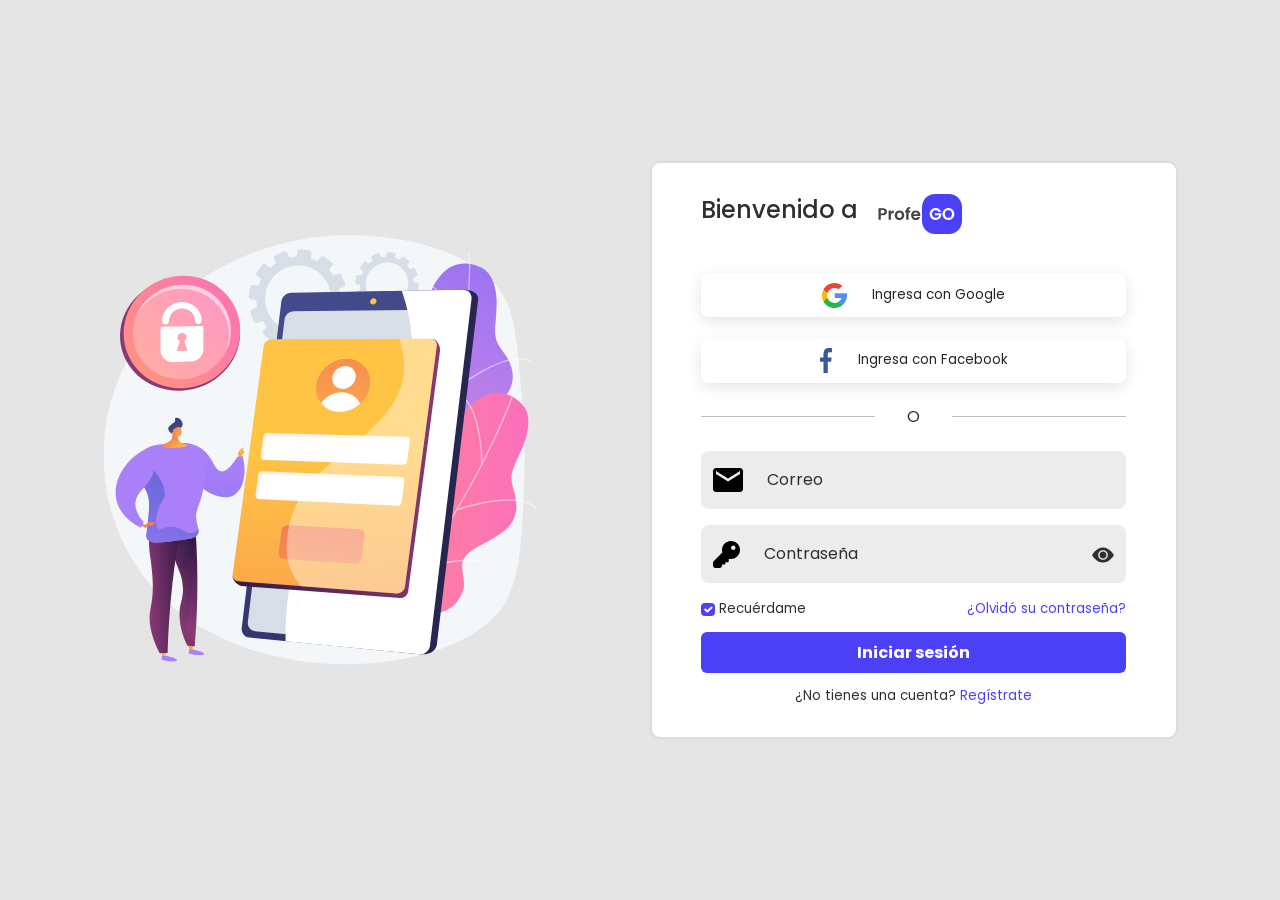
<file: 03 Linea Base/PGO/Linea Base 2/Código/html/login.html>
<!-- TODO: Agregar ícono de página -->
<!-- TODO: Agregar animaciones a elementos -->
<!-- FIXME: Proporciones (reactive) -->
<!-- FIXME: SVG en lugar de IMG  -->
<!-- FIXME: Normalizar estilos -->

<!DOCTYPE html>
<html lang="es">
  <head>
    <meta charset="utf-8" />
    <meta name="viewport" content="width=device-width, initial-scale=1" />
    <title>Login</title>
    <!-- Bootstrap 5.2.2 CSS -->
    <link
      href="https://cdn.jsdelivr.net/npm/bootstrap@5.2.2/dist/css/bootstrap.min.css"
      rel="stylesheet"
      integrity="sha384-Zenh87qX5JnK2Jl0vWa8Ck2rdkQ2Bzep5IDxbcnCeuOxjzrPF/et3URy9Bv1WTRi"
      crossorigin="anonymous"
    />
    <!-- Custom CSS -->
    <link rel="stylesheet" href="../css/login.css" />
  </head>
  <body>
    <!-- Inicio Contenedor -->
    <div class="container-fluid">
      <!--Inicio Fila Global -->
      <div class="row vh-100 align-items-center">
        <!-- Inicio Ilustracion -->
        <div id="ilustracion" class="col-md-6">
          <div
            class="vh-100"
            style="
              background-image: url(../img/illustration.svg);
              background-position: center;
              background-size: contain;
              background-repeat: no-repeat;
              margin-left: 15%;
              margin-right: 15%;
            "
          ></div>
        </div>
        <!-- Fin Ilustracion -->

        <!-- Inicio Panel Login -->
        <div class="col-md-6">
          <div id="panel-login">
            <!-- Inicio Bienvenida -->
            <div class="row">
              <div
                id="titulo"
                class="d-flex justify-content-start align-items-center"
              >
                <h1>Bienvenido a&nbsp;</h1>
                <img src="../img/logo.svg" alt="logo" style="height: 40px" />
              </div>
            </div>
            <!-- Fin Bienvenida -->

            <!-- Inicio Login por redes sociales -->
            <!-- TODO: Agregar :hover y :active -->
            <div class="row">
              <div class="col-md-12">
                <button
                  id="btn-google-login"
                  class="alt-login btn w-100"
                  type="button"
                >
                  <img
                    src="../img/google.svg"
                    alt="google"
                    style="padding-right: 5%; height: 25px"
                  />
                  <label for="btn-google-login" style="cursor: pointer"
                    >Ingresa con Google</label
                  >
                </button>
              </div>
              <div class="col-md-12">
                <button
                  id="btn-facebook-login"
                  class="alt-login btn w-100"
                  type="button"
                >
                  <div>
                    <img
                      src="../img/facebook.svg"
                      alt="google"
                      style="padding-right: 5%; height: 25px"
                    />
                    <label for="btn-facebook-login" style="cursor: pointer"
                      >Ingresa con Facebook</label
                    >
                  </div>
                </button>
              </div>
            </div>
            <!-- Fin Login por redes sociales -->

            <!-- Inicio Separador -->
            <div class="row">
              <span class="separator">O</span>
            </div>
            <!-- Fin Separador -->

            <!-- Inicio Formulario de Login -->
            <div class="row">
              <form action="#" method="post">
                <!-- Inicio Input Correo -->
                <div class="input-group mb-3">
                  <span class="input-group-text">
                    <img src="../img/email.svg" alt="email" />
                  </span>
                  <div class="form-floating">
                    <input
                      type="text"
                      class="form-control"
                      id="floatingInputGroup"
                      placeholder="Correo"
                    />
                    <label for="floatingInputGroup">Correo</label>
                  </div>
                </div>
                <!-- Fin Input Correo -->

                <!-- Inicio Input Contraseña -->
                <div class="input-group mb-3">
                  <span class="input-group-text">
                    <img src="../img/key.svg" alt="key" />
                  </span>
                  <div class="form-floating">
                    <input
                      type="password"
                      class="form-control"
                      id="floatingPassword"
                      placeholder="Contraseña"
                    />
                    <label for="floatingPassword">Contraseña</label>
                  </div>
                  <!-- TODO: Agregar animación en la imagen del ojo (abierto/cerrado) -->
                  <button class="btn btn-outline-secondary" type="button">
                    <img src="../img/eye.svg" alt="" />
                  </button>
                </div>
                <!-- Fin Input Contraseña -->

                <!-- Inicio Opciones contraseña -->
                <div
                  class="d-flex justify-content-between"
                  style="font-size: smaller"
                >
                  <span>
                    <input
                      id="check"
                      class="form-check-input"
                      type="checkbox"
                      checked="checked"
                    />
                    <label class="form-check-label" for="check"
                      >Recuérdame</label
                    >
                  </span>

                  <span>
                    <a class="link" href="#"> ¿Olvidó su contraseña? </a>
                  </span>
                </div>
                <!-- Fin Opciones contraseña -->

                <!-- Inicio Boton Enviar -->
                <!-- TODO: Agregar :hover y :active -->
                <div class="col-12">
                  <button class="bt-login btn btn-primary w-100" type="submit">
                    Iniciar sesión
                  </button>
                </div>

                <!-- Fin Boton Enviar -->

                <!-- Inicio Sugerencia registrar -->
                <div class="d-flex justify-content-center">
                  <span style="font-size: smaller">
                    <span>¿No tienes una cuenta?</span>
                    <a class="link" href="#">Regístrate</a>
                  </span>
                </div>
                <!-- Fin Sugerencia registrar -->
              </form>
            </div>
            <!-- Fin Formulario de Login -->
          </div>
          <!-- Fin Panel Login -->
        </div>
      </div>
      <!--Fin Fila Global -->
    </div>
    <!-- Fin Contenedor -->

    <script
      src="https://cdn.jsdelivr.net/npm/bootstrap@5.2.2/dist/js/bootstrap.bundle.min.js"
      integrity="sha384-OERcA2EqjJCMA+/3y+gxIOqMEjwtxJY7qPCqsdltbNJuaOe923+mo//f6V8Qbsw3"
      crossorigin="anonymous"
    ></script>
  </body>
</html>
</file>
<file: 03 Linea Base/PGO/Linea Base 2/Código/css/login.css>
/* Se importa la fuente Poppins */
/* TODO: Optimizar solicitud de fuente a lo necesario */
@import url("https://fonts.googleapis.com/css2?family=Poppins&display=swap");

/* Variables */

:root {
  --bg-color: #e5e5e5;
  --panel-color: #ffffff;
  --shadow-color: #0000001c;
  --input-bg-color: #ececec;
  --enfasis: #4c40f7;
}

/* Componentes */

body {
  background-color: var(--bg-color);
  font-family: Poppins;
  color: #2f2f2f;
}

h1 {
  font-weight: 500;
  font-size: x-large;
  margin-right: 3%;
}

/* Clases */

.alt-login {
  margin-top: 5%;
  padding: 2% 0% 2% 0%;
  border-color: var(--panel-color) !important;
  box-shadow: 0px 4px 15px var(--shadow-color);
  border-radius: 8px;
  font-size: smaller;
}

.input-group > .form-floating > .form-control,
.input-group > .input-group-text,
.input-group > .btn {
  background: var(--input-bg-color);
  border: var(--input-bg-color);
  border-radius: 8px;
}

/* Cuando se accede al campo del input */
.input-group > .form-floating > .form-control:focus {
  box-shadow: 0px 0px;
}

.bt-login {
  background-color: var(--enfasis) !important;
  margin: 3% 0% 3% 0%;
  padding-top: 2%;
  padding-bottom: 2%;
  font-weight: bolder;
  border: 0px;
}

.link {
  color: var(--enfasis) !important;
  text-decoration: none;
}

/* Separador -- o -- */
.separator {
  display: flex;
  align-items: center;
  text-align: center;
  margin-top: 5%;
  margin-bottom: 5%;
}

.separator::before,
.separator::after {
  content: "";
  flex: 1;
  border-bottom: 1px solid #bfbfbf;
}

.separator:not(:empty)::before {
  margin-right: 2em;
}

.separator:not(:empty)::after {
  margin-left: 2em;
}

/* Id's */

#panel-login {
  padding: 5% 8% 5% 8%;
  margin: 3% 15% 3% 0%;
  background-color: var(--panel-color);
  box-shadow: 0px 0px 4px var(--shadow-color);
  border-radius: 8px;
}

#titulo {
  margin-bottom: 4%;
}

#check {
  background: var(--input-bg-color);
  border: 1px solid #d9d9d9;
  border-radius: 4px;
}

#check:checked {
  background-image: url("data:image/svg+xml,%3csvg xmlns='http://www.w3.org/2000/svg' viewBox='0 0 20 20'%3e%3cpath fill='none' stroke='%23fff' stroke-linecap='round' stroke-linejoin='round' stroke-width='3' d='m6 10 3 3 6-6'/%3e%3c/svg%3e");
  background-color: var(--enfasis);
  border: 0px;
}

#check:focus {
  box-shadow: 0 0;
}

/* Responsive */

@media (max-width: 768px) {
  #ilustracion {
    display: none;
  }
  #panel-login {
    margin: 10px 10px 10px 10px;
  }
}
</file>
